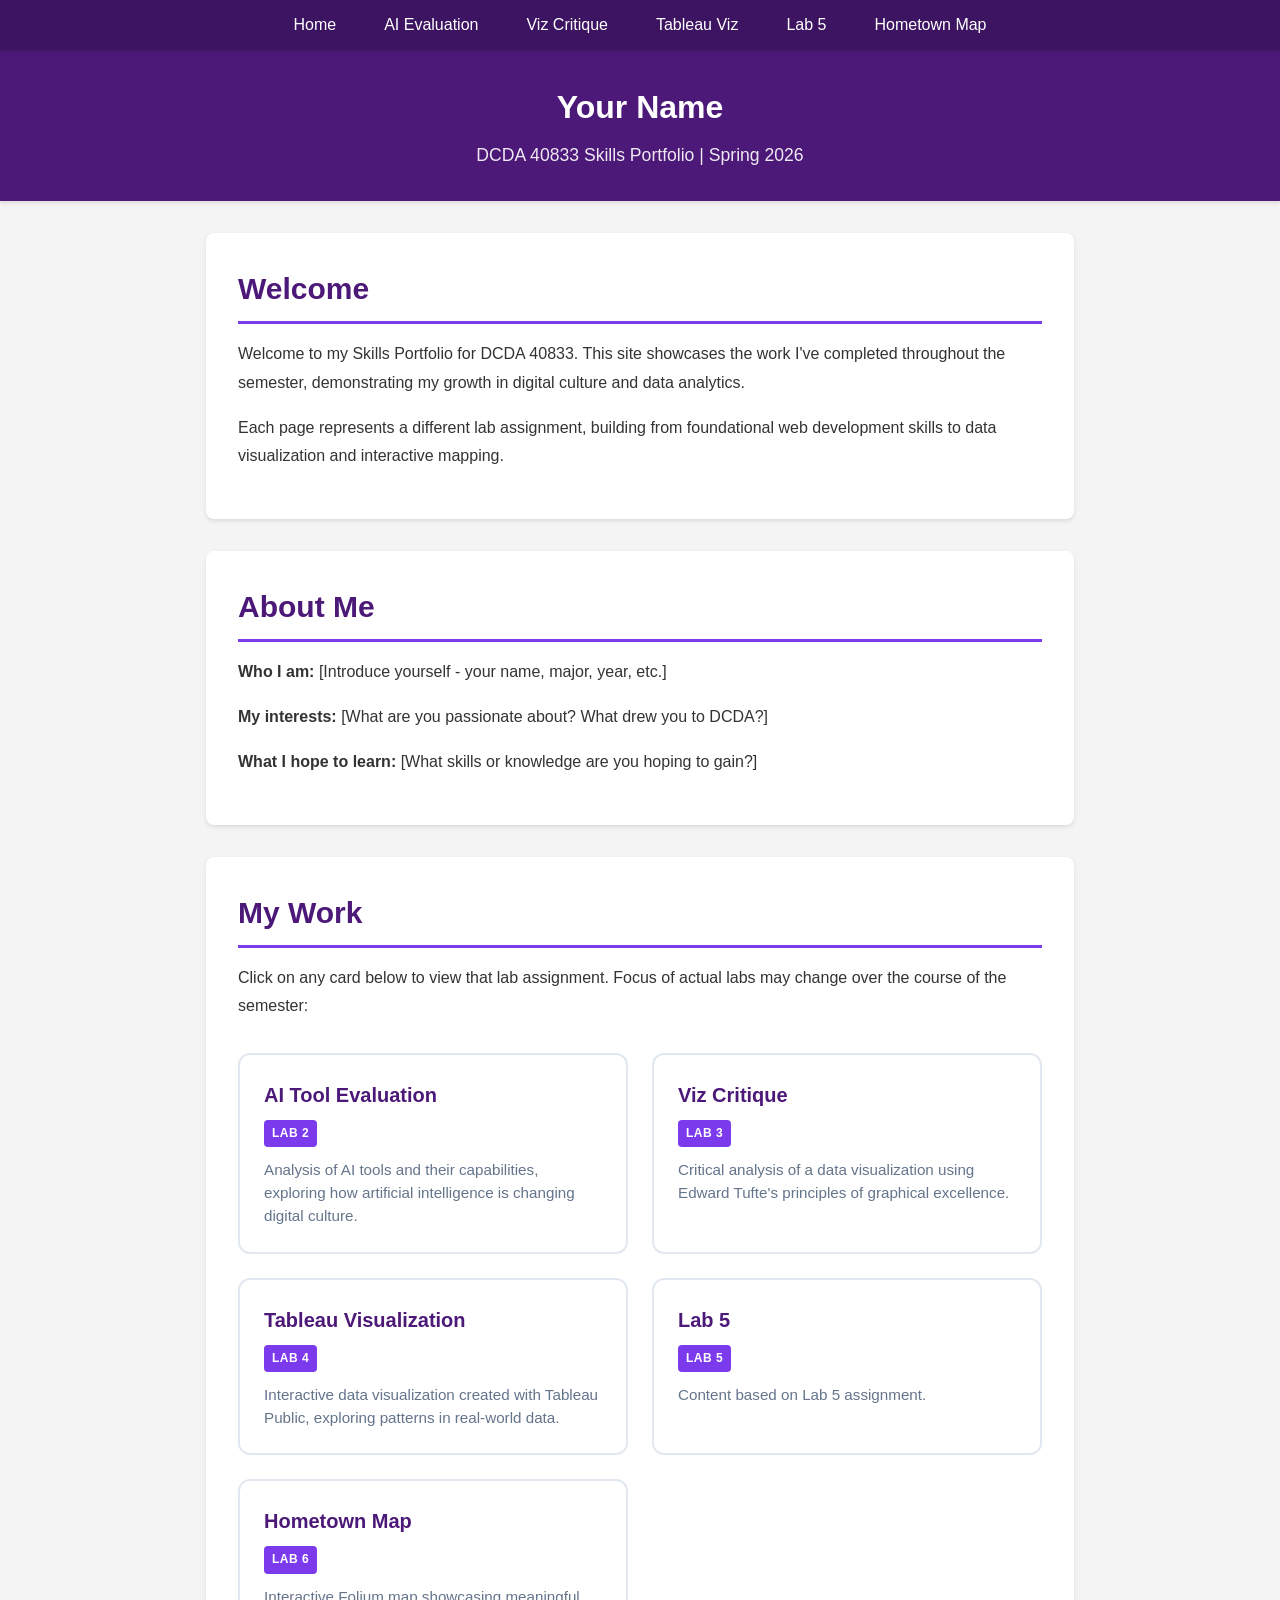
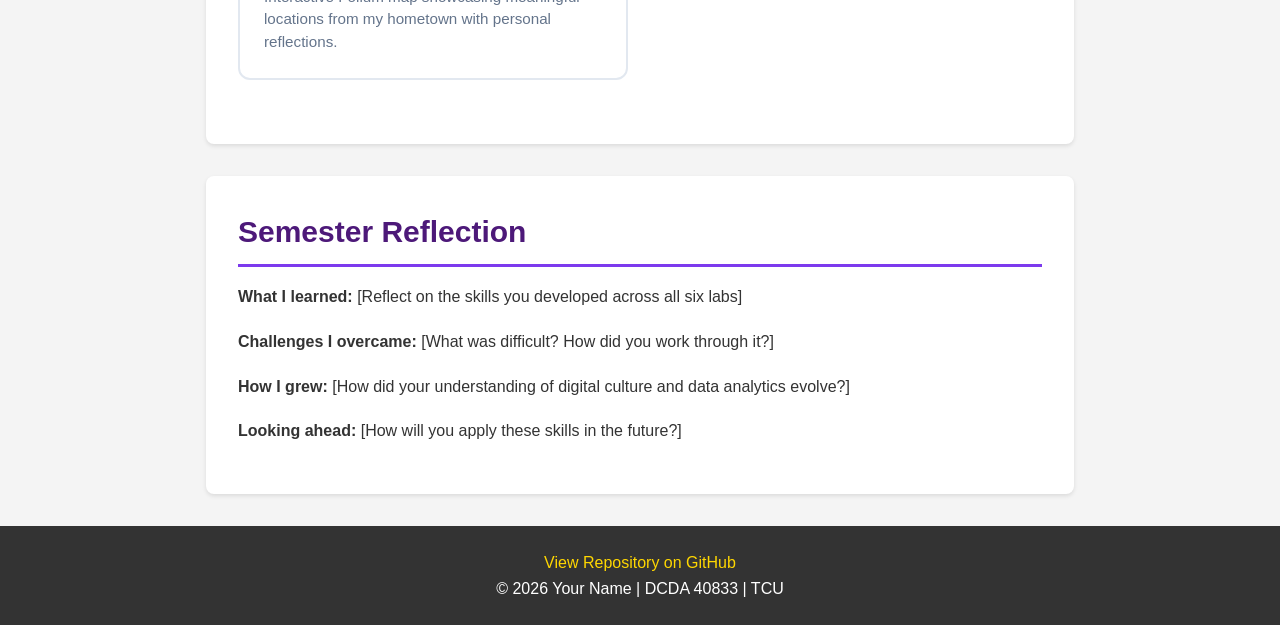
<file: index.html>
<!DOCTYPE html>
<html lang="en">
<head>
    <meta charset="UTF-8">
    <meta name="viewport" content="width=device-width, initial-scale=1.0">
    <meta name="description" content="Skills Portfolio showcasing work from DCDA 40833">
    <meta name="author" content="Your Name">
    <title>Your Name | DCDA 40833 Skills Portfolio</title>
    <link rel="stylesheet" href="css/styles.css">
</head>
<body>
    <!-- Navigation: Links to all portfolio pages -->
    <nav>
        <button class="hamburger" aria-label="Toggle navigation menu">
            <span></span>
            <span></span>
            <span></span>
        </button>
        <ul>
            <li><a href="index.html">Home</a></li>
            <li><a href="lab02.html">AI Evaluation</a></li>
            <li><a href="lab03.html">Viz Critique</a></li>
            <li><a href="lab04.html">Tableau Viz</a></li>
            <li><a href="lab05.html">Lab 5</a></li>
            <li><a href="lab06.html">Hometown Map</a></li>
        </ul>
    </nav>

    <!-- Header: Your name and course info -->
    <header>
        <h1>Your Name</h1>
        <p>DCDA 40833 Skills Portfolio | Spring 2026</p>
    </header>

    <main>
        <!-- Welcome Section: Brief introduction to your portfolio -->
        <section id="welcome">
            <h2>Welcome</h2>
            <!-- TODO: Write a brief introduction (2-3 sentences) about your portfolio -->
            <p>Welcome to my Skills Portfolio for DCDA 40833. This site showcases the work I've completed throughout the semester, demonstrating my growth in digital culture and data analytics.</p>
            <p>Each page represents a different lab assignment, building from foundational web development skills to data visualization and interactive mapping.</p>
        </section>

        <!-- About Section: Tell visitors about yourself -->
        <section id="about">
            <h2>About Me</h2>
            <!-- TODO: Replace this placeholder content with information about yourself -->
            <p><strong>Who I am:</strong> [Introduce yourself - your name, major, year, etc.]</p>
            <p><strong>My interests:</strong> [What are you passionate about? What drew you to DCDA?]</p>
            <p><strong>What I hope to learn:</strong> [What skills or knowledge are you hoping to gain?]</p>

            <!-- Optional: Add a photo of yourself -->
            <!--
            <figure class="viz-container">
                <img src="images/profile-photo.jpg" alt="Photo of Your Name">
            </figure>
            -->
        </section>

        <!-- Portfolio Section: Links to all lab pages -->
        <section id="portfolio">
            <h2>My Work</h2>
            <p>Click on any card below to view that lab assignment. Focus of actual labs may change over the course of the semester:</p>

            <!-- Portfolio Grid: Cards linking to each lab page -->
            <div class="portfolio-grid">

                <!-- Lab 2: AI Tool Evaluation -->
                <a href="lab02.html" class="portfolio-card">
                    <h3>AI Tool Evaluation</h3>
                    <span class="lab-tag">Lab 2</span>
                    <p>Analysis of AI tools and their capabilities, exploring how artificial intelligence is changing digital culture.</p>
                </a>

                <!-- Lab 3: Viz Critique -->
                <a href="lab03.html" class="portfolio-card">
                    <h3>Viz Critique</h3>
                    <span class="lab-tag">Lab 3</span>
                    <p>Critical analysis of a data visualization using Edward Tufte's principles of graphical excellence.</p>
                </a>

                <!-- Lab 4: Tableau Visualization -->
                <a href="lab04.html" class="portfolio-card">
                    <h3>Tableau Visualization</h3>
                    <span class="lab-tag">Lab 4</span>
                    <p>Interactive data visualization created with Tableau Public, exploring patterns in real-world data.</p>
                </a>

                <!-- Lab 5: TBD -->
                <a href="lab05.html" class="portfolio-card">
                    <h3>Lab 5</h3>
                    <span class="lab-tag">Lab 5</span>
                    <p>Content based on Lab 5 assignment.</p>
                </a>

                <!-- Lab 6: Hometown Map -->
                <a href="lab06.html" class="portfolio-card">
                    <h3>Hometown Map</h3>
                    <span class="lab-tag">Lab 6</span>
                    <p>Interactive Folium map showcasing meaningful locations from my hometown with personal reflections.</p>
                </a>

            </div>
        </section>

        <!-- Reflection Section: Optional semester reflection -->
        <section id="reflection">
            <h2>Semester Reflection</h2>
            <!-- TODO: After completing all labs, write a reflection on your growth -->
            <p><strong>What I learned:</strong> [Reflect on the skills you developed across all six labs]</p>
            <p><strong>Challenges I overcame:</strong> [What was difficult? How did you work through it?]</p>
            <p><strong>How I grew:</strong> [How did your understanding of digital culture and data analytics evolve?]</p>
            <p><strong>Looking ahead:</strong> [How will you apply these skills in the future?]</p>
        </section>
    </main>

    <!-- Footer: Links and copyright -->
    <footer>
        <p><a href="https://github.com/yourusername/your-repo-name">View Repository on GitHub</a></p>
        <p>&copy; 2026 Your Name | DCDA 40833 | TCU</p>
    </footer>
    <script src="js/menu.js"></script>
</body>
</html>
</file>
<file: css/styles.css>
/* =========================
   DCDA 40833 Skills Portfolio Template
   CSS Stylesheet for Student Portfolios
   ========================= */

/* =========================
   CSS Variables (Color Scheme)
   ========================= */
:root {
    --primary-color: #4d1979;      /* TCU Purple */
    --secondary-color: #7c3aed;    /* Light Purple */
    --accent-color: #ffd700;       /* Gold accent */
    --text-color: #333;            /* Dark gray for text */
    --text-secondary: #64748b;     /* Lighter gray for captions */
    --bg-color: #f4f4f4;           /* Light background */
    --white: #ffffff;
}

/* =========================
   Basic Reset & Typography
   ========================= */
* {
    margin: 0;
    padding: 0;
    box-sizing: border-box;
}

html {
    scroll-behavior: smooth;       /* Smooth scrolling for anchor links */
}

body {
    font-family: -apple-system, BlinkMacSystemFont, 'Segoe UI', 'Roboto', 'Helvetica Neue', Arial, sans-serif;
    line-height: 1.6;
    color: var(--text-color);
    background-color: var(--bg-color);
}

/* =========================
   Header & Navigation
   ========================= */
/* Style semantic tags directly - no classes needed! */
header {
    background-color: var(--primary-color);
    color: white;
    padding: 2rem 0;
    text-align: center;
    box-shadow: 0 2px 4px rgba(0, 0, 0, 0.1);
}

header h1 {
    color: white;
    margin: 0 0 0.5rem 0;
    font-size: 2rem;
}

header p {
    margin: 0;
    opacity: 0.9;
    font-size: 1.1rem;
}

nav {
    background-color: #3d1461;
    padding: 0.75rem;
    display: flex;              /* Make nav a flex container */
    justify-content: center;    /* Center the ul inside nav */
    position: sticky;           /* Stick to top when scrolling */
    top: 0;
    z-index: 100;
    box-shadow: 0 2px 4px rgba(0, 0, 0, 0.1);
}

/* Style the navigation list */
nav ul {
    list-style: none;           /* Remove bullets */
    padding: 0;                 /* Remove default padding */
    margin: 0;                  /* Remove default margin */
    display: flex;              /* Arrange items horizontally */
    flex-direction: row;        /* Explicit: horizontal on desktop */
    justify-content: center;    /* Center the items */
    gap: 1rem;                  /* Space between items */
    flex-wrap: wrap;            /* Wrap on small screens */
}

nav li {
    list-style: none;           /* Extra insurance - remove bullets */
}

nav a {
    color: white;
    text-decoration: none;
    padding: 0.5rem 1rem;
    transition: background-color 0.3s ease;
    border-radius: 4px;
}

nav a:hover {
    background-color: var(--primary-color);
}

/* =========================
   Main Content
   ========================= */
/* Style main semantic tag directly */
main {
    max-width: 900px;          /* Don't get too wide */
    margin: 2rem auto;         /* Center horizontally */
    padding: 0 1rem;           /* Space on sides for mobile */
}

/* All sections inside main get consistent styling */
main section {
    background-color: white;
    padding: 2rem;
    margin-bottom: 2rem;       /* Space between sections */
    border-radius: 8px;        /* Rounded corners */
    box-shadow: 0 2px 4px rgba(0, 0, 0, 0.1);
}

/* Style h2 headings inside sections */
main section h2 {
    color: var(--primary-color);
    border-bottom: 3px solid var(--secondary-color);
    padding-bottom: 0.5rem;
    margin-bottom: 1rem;
    font-size: 1.875rem;
}

main section h3 {
    color: var(--text-color);
    margin-top: 1.5rem;
    margin-bottom: 0.75rem;
    font-size: 1.5rem;
}

/* Paragraphs inside sections */
main section p {
    margin-bottom: 1rem;
    line-height: 1.8;
}

/* Lists inside sections */
main section ul,
main section ol {
    margin: 1rem 0 1rem 2rem;
    line-height: 1.8;
}

main section li {
    margin-bottom: 0.5rem;
}

/* =========================
   Data Visualizations
   ========================= */
/* Container for charts and images */
.viz-container {
    margin: 2rem 0;
    text-align: center;
}

.viz-container img {
    max-width: 100%;           /* Responsive: never wider than container */
    height: auto;              /* Maintain aspect ratio */
    border-radius: 8px;
    box-shadow: 0 4px 6px rgba(0, 0, 0, 0.1);
    margin-bottom: 0.5rem;
}

/* Figure captions */
.viz-container figcaption {
    font-style: italic;
    color: var(--text-secondary);
    font-size: 0.9rem;
    margin-top: 0.5rem;
}

/* Grid layout for multiple visualizations */
.viz-grid {
    display: grid;
    grid-template-columns: repeat(auto-fit, minmax(300px, 1fr));
    gap: 1.5rem;
    margin: 2rem 0;
}

/* =========================
   Code Blocks
   ========================= */
/* Improve pre/code styling for Python code */
pre {
    background: #2d2d2d;          /* Dark background */
    color: #f8f8f2;               /* Light text */
    border: none;
    border-radius: 8px;
    padding: 1.5rem;
    overflow-x: auto;
    margin: 1.5rem 0;
    font-size: 0.9rem;
    line-height: 1.5;
}

code {
    font-family: 'SF Mono', Monaco, 'Cascadia Code', 'Roboto Mono', Consolas, 'Courier New', monospace;
}

/* Inline code (inside paragraphs) */
p code, li code {
    background: #f4f4f4;
    color: #c7254e;
    padding: 0.2rem 0.4rem;
    border-radius: 3px;
    font-size: 0.9em;
}

/* Code block titles */
.code-title {
    background: #1e1e1e;
    color: #9cdcfe;
    padding: 0.5rem 1rem;
    border-radius: 8px 8px 0 0;
    font-family: monospace;
    font-size: 0.85rem;
    margin-bottom: -0.5rem;
}

.code-title + pre {
    border-radius: 0 0 8px 8px;
    margin-top: 0;
}

/* =========================
   Data Tables
   ========================= */
table {
    width: 100%;
    border-collapse: collapse;
    margin: 1.5rem 0;
    background: white;
}

th, td {
    padding: 0.75rem 1rem;
    text-align: left;
    border: 1px solid #e2e8f0;
}

th {
    background: var(--primary-color);
    color: white;
    font-weight: 600;
}

tr:nth-child(even) {
    background: #f8f9fa;
}

.results-table {
    font-size: 0.95rem;
    margin: 1.5rem auto;
    max-width: 700px;
}

.results-table td {
    text-align: center;
}

.results-table td:first-child {
    text-align: left;
    font-weight: 500;
}

/* Highlight key rows */
.results-table tr.highlight {
    background: #fff3cd;
    font-weight: bold;
}

/* =========================
   Framework Connections
   ========================= */
.framework-callout {
    background: linear-gradient(135deg, #f0e7f8, #e9d5ff);
    border-left: 5px solid var(--secondary-color);
    border-radius: 8px;
    padding: 1.5rem;
    margin: 2rem 0;
}

.framework-callout h3 {
    color: var(--primary-color);
    margin-top: 0;
}

.framework-callout strong {
    color: var(--secondary-color);
}

/* =========================
   Portfolio Cards
   ========================= */
/* Grid layout for portfolio cards on home page */
.portfolio-grid {
    display: grid;
    grid-template-columns: repeat(auto-fit, minmax(280px, 1fr));
    gap: 1.5rem;
    margin: 2rem 0;
}

/* Individual portfolio card styling */
.portfolio-card {
    display: block;
    background: white;
    border: 2px solid #e2e8f0;
    border-radius: 12px;
    padding: 1.5rem;
    text-decoration: none;
    color: var(--text-color);
    transition: all 0.3s ease;
    position: relative;
}

.portfolio-card:hover {
    border-color: var(--primary-color);
    box-shadow: 0 8px 16px rgba(77, 25, 121, 0.15);
    transform: translateY(-4px);
}

.portfolio-card h3 {
    color: var(--primary-color);
    margin: 0 0 0.5rem 0;
    font-size: 1.25rem;
}

.portfolio-card p {
    color: var(--text-secondary);
    font-size: 0.95rem;
    margin: 0.75rem 0 0 0;
    line-height: 1.5;
}

/* Lab tag badge on portfolio cards */
.lab-tag {
    display: inline-block;
    background: var(--secondary-color);
    color: white;
    font-size: 0.75rem;
    font-weight: 600;
    padding: 0.25rem 0.5rem;
    border-radius: 4px;
    text-transform: uppercase;
    letter-spacing: 0.5px;
}

/* =========================
   Footer (semantic tag)
   ========================= */
footer {
    background-color: #333;
    color: white;
    text-align: center;
    padding: 1.5rem;
    margin-top: 2rem;
}

footer a {
    color: var(--accent-color);
    text-decoration: none;
}

footer a:hover {
    text-decoration: underline;
}

/* =========================
   Responsive Design (Mobile)
   ========================= */

/* Hamburger menu button - hidden by default on desktop */
.hamburger {
    display: none;
    background: none;
    border: none;
    cursor: pointer;
    padding: 0.5rem;
    z-index: 101;
}

.hamburger span {
    display: block;
    width: 25px;
    height: 3px;
    background-color: white;
    margin: 5px 0;
    transition: all 0.3s ease;
}

/* Hamburger animation when menu is open */
.hamburger.active span:nth-child(1) {
    transform: rotate(45deg) translate(7px, 7px);
}

.hamburger.active span:nth-child(2) {
    opacity: 0;
}

.hamburger.active span:nth-child(3) {
    transform: rotate(-45deg) translate(7px, -7px);
}

@media (max-width: 768px) {
    header h1 {
        font-size: 1.5rem;     /* Smaller on mobile */
    }

    /* Show hamburger button on mobile */
    .hamburger {
        display: block;
        position: absolute;
        right: 1rem;
        top: 50%;
        transform: translateY(-50%);
    }

    /* Make nav position relative for positioning hamburger */
    nav {
        position: relative;
        font-size: 0.9rem;
    }

    /* Hide navigation by default on mobile */
    nav ul {
        position: fixed;
        top: 0;
        right: -100%;           /* Start off-screen */
        width: 250px;
        height: 100vh;
        background-color: #3d1461;
        flex-direction: column;
        align-items: flex-start;
        padding: 4rem 0 2rem 0;
        box-shadow: -2px 0 8px rgba(0, 0, 0, 0.3);
        transition: right 0.3s ease;
        overflow-y: auto;
        z-index: 99;
    }

    /* Show menu when active */
    nav ul.active {
        right: 0;               /* Slide in from right */
    }

    nav li {
        width: 100%;
        margin: 0;
    }

    nav a {
        display: block;
        width: 100%;
        text-align: left;
        padding: 1rem 1.5rem;
        border-radius: 0;
    }

    main section {
        padding: 1rem;         /* Less padding on mobile */
    }

    .viz-grid {
        grid-template-columns: 1fr;  /* Single column on mobile */
    }
}

/* =========================
   Print Styles (Optional)
   ========================= */
@media print {
    nav {
        display: none;
    }

    main section {
        box-shadow: none;
        page-break-inside: avoid;
    }
}
</file>
